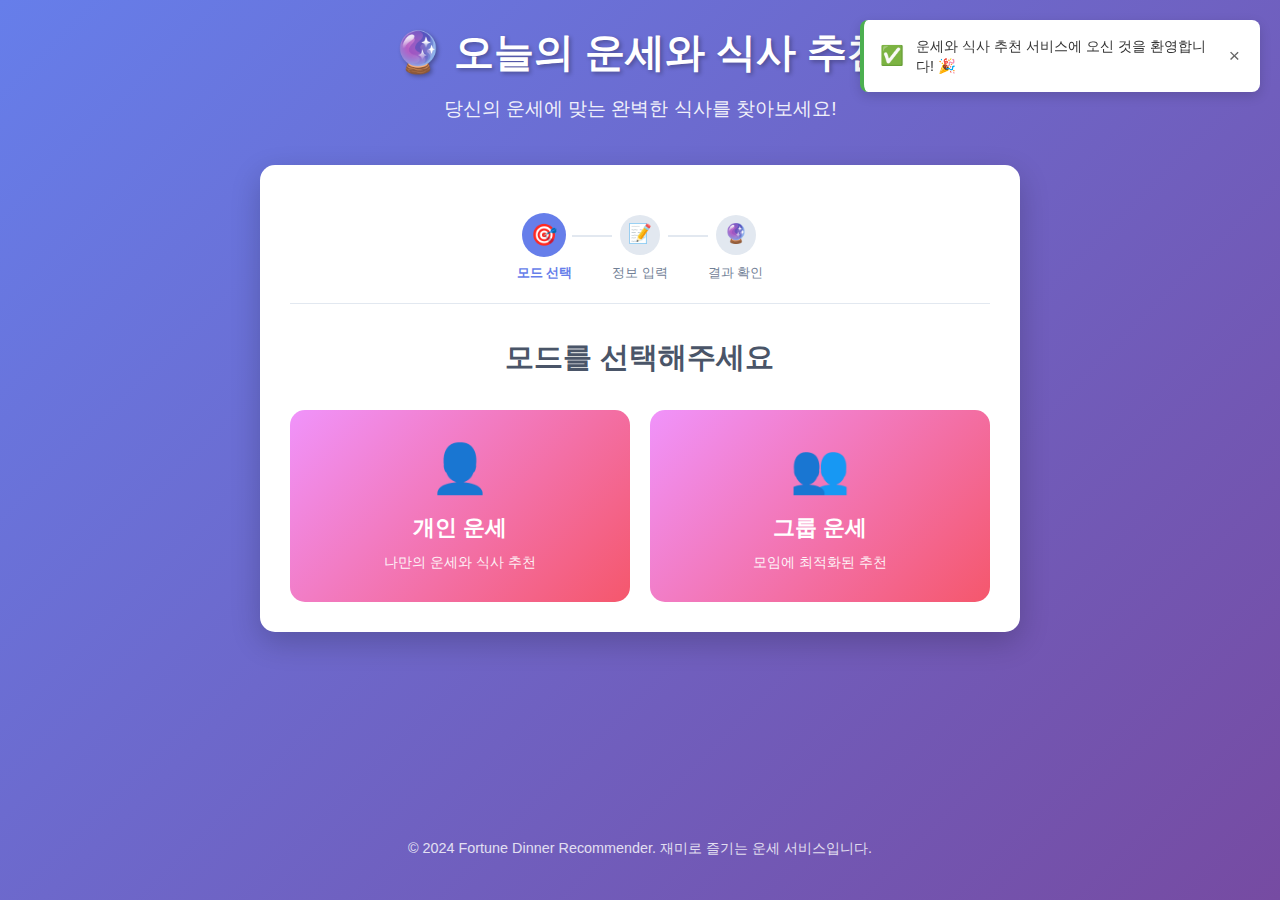
<file: frontend/index.html>
<!DOCTYPE html>
<html lang="ko">
<head>
    <meta charset="UTF-8">
    <meta name="viewport" content="width=device-width, initial-scale=1.0">
    <title>오늘의 운세와 식사 추천</title>
    <link rel="stylesheet" href="styles.css">
</head>
<body>
    <div class="container">
        <header>
            <h1>🔮 오늘의 운세와 식사 추천</h1>
            <p>당신의 운세에 맞는 완벽한 식사를 찾아보세요!</p>
        </header>

        <main>
            <!-- 모드 선택 섹션 -->
            <section id="mode-selection" class="section">
                <h2>모드를 선택해주세요</h2>
                <div class="mode-buttons" role="group" aria-label="운세 모드 선택">
                    <button id="individual-mode-btn" class="mode-btn" type="button" aria-describedby="individual-desc">
                        <span class="icon" aria-hidden="true">👤</span>
                        <span class="text">개인 운세</span>
                        <span class="description" id="individual-desc">나만의 운세와 식사 추천</span>
                    </button>
                    <button id="group-mode-btn" class="mode-btn" type="button" aria-describedby="group-desc">
                        <span class="icon" aria-hidden="true">👥</span>
                        <span class="text">그룹 운세</span>
                        <span class="description" id="group-desc">모임에 최적화된 추천</span>
                    </button>
                </div>
            </section>

            <!-- 입력 섹션 -->
            <section id="input-section" class="section hidden">
                <h2 id="input-title">생년월일을 입력해주세요</h2>
                
                <!-- 개인 모드 입력 -->
                <div id="individual-input" class="input-container hidden">
                    <div class="input-group">
                        <label for="birth-date">생년월일</label>
                        <input type="date" 
                               id="birth-date" 
                               required
                               aria-describedby="birth-date-help"
                               max=""
                               min="1900-01-01">
                        <small id="birth-date-help" class="input-help">생년월일을 선택해주세요 (1900년 이후)</small>
                    </div>
                </div>

                <!-- 그룹 모드 입력 -->
                <div id="group-input" class="input-container hidden">
                    <div class="input-group">
                        <label for="participant-count">참석자 수</label>
                        <select id="participant-count" aria-describedby="participant-count-help">
                            <option value="2">2명</option>
                            <option value="3">3명</option>
                            <option value="4">4명</option>
                            <option value="5">5명</option>
                            <option value="6">6명</option>
                            <option value="7">7명</option>
                            <option value="8">8명</option>
                            <option value="9">9명</option>
                            <option value="10">10명</option>
                        </select>
                        <small id="participant-count-help" class="input-help">모임 참석자 수를 선택해주세요 (최대 10명)</small>
                    </div>
                    <div id="participants-list" class="participants-container" role="group" aria-label="참석자 생년월일 입력">
                        <!-- 동적으로 생성될 참석자 입력 필드들 -->
                    </div>
                </div>

                <div class="button-group">
                    <button id="back-btn" class="btn secondary" type="button" aria-label="모드 선택으로 돌아가기">
                        뒤로가기
                    </button>
                    <button id="generate-fortune-btn" class="btn primary" type="button" aria-label="입력한 정보로 운세 생성하기">
                        운세 보기
                    </button>
                </div>
            </section>

            <!-- 결과 섹션 -->
            <section id="results-section" class="section hidden" role="main" aria-label="운세 및 메뉴 추천 결과">
                <div id="fortune-results" class="results-container" role="region" aria-label="운세 결과">
                    <!-- 운세 결과가 여기에 표시됩니다 -->
                </div>
                
                <div id="menu-results" class="results-container" role="region" aria-label="메뉴 추천 결과">
                    <!-- 메뉴 추천 결과가 여기에 표시됩니다 -->
                </div>

                <div class="button-group">
                    <button id="share-btn" class="btn secondary" type="button" aria-label="결과를 이미지로 공유하기">
                        이미지로 공유
                    </button>
                    <button id="new-fortune-btn" class="btn primary" type="button" aria-label="새로운 운세 시작하기">
                        새로운 운세
                    </button>
                </div>
            </section>

            <!-- 로딩 섹션 -->
            <section id="loading-section" class="section hidden">
                <div class="loading-container">
                    <div class="spinner"></div>
                    <p>운세를 생성하고 있습니다...</p>
                </div>
            </section>
        </main>

        <footer>
            <p>&copy; 2024 Fortune Dinner Recommender. 재미로 즐기는 운세 서비스입니다.</p>
        </footer>
    </div>

    <script src="script.js"></script>
</body>
</html>
</file>
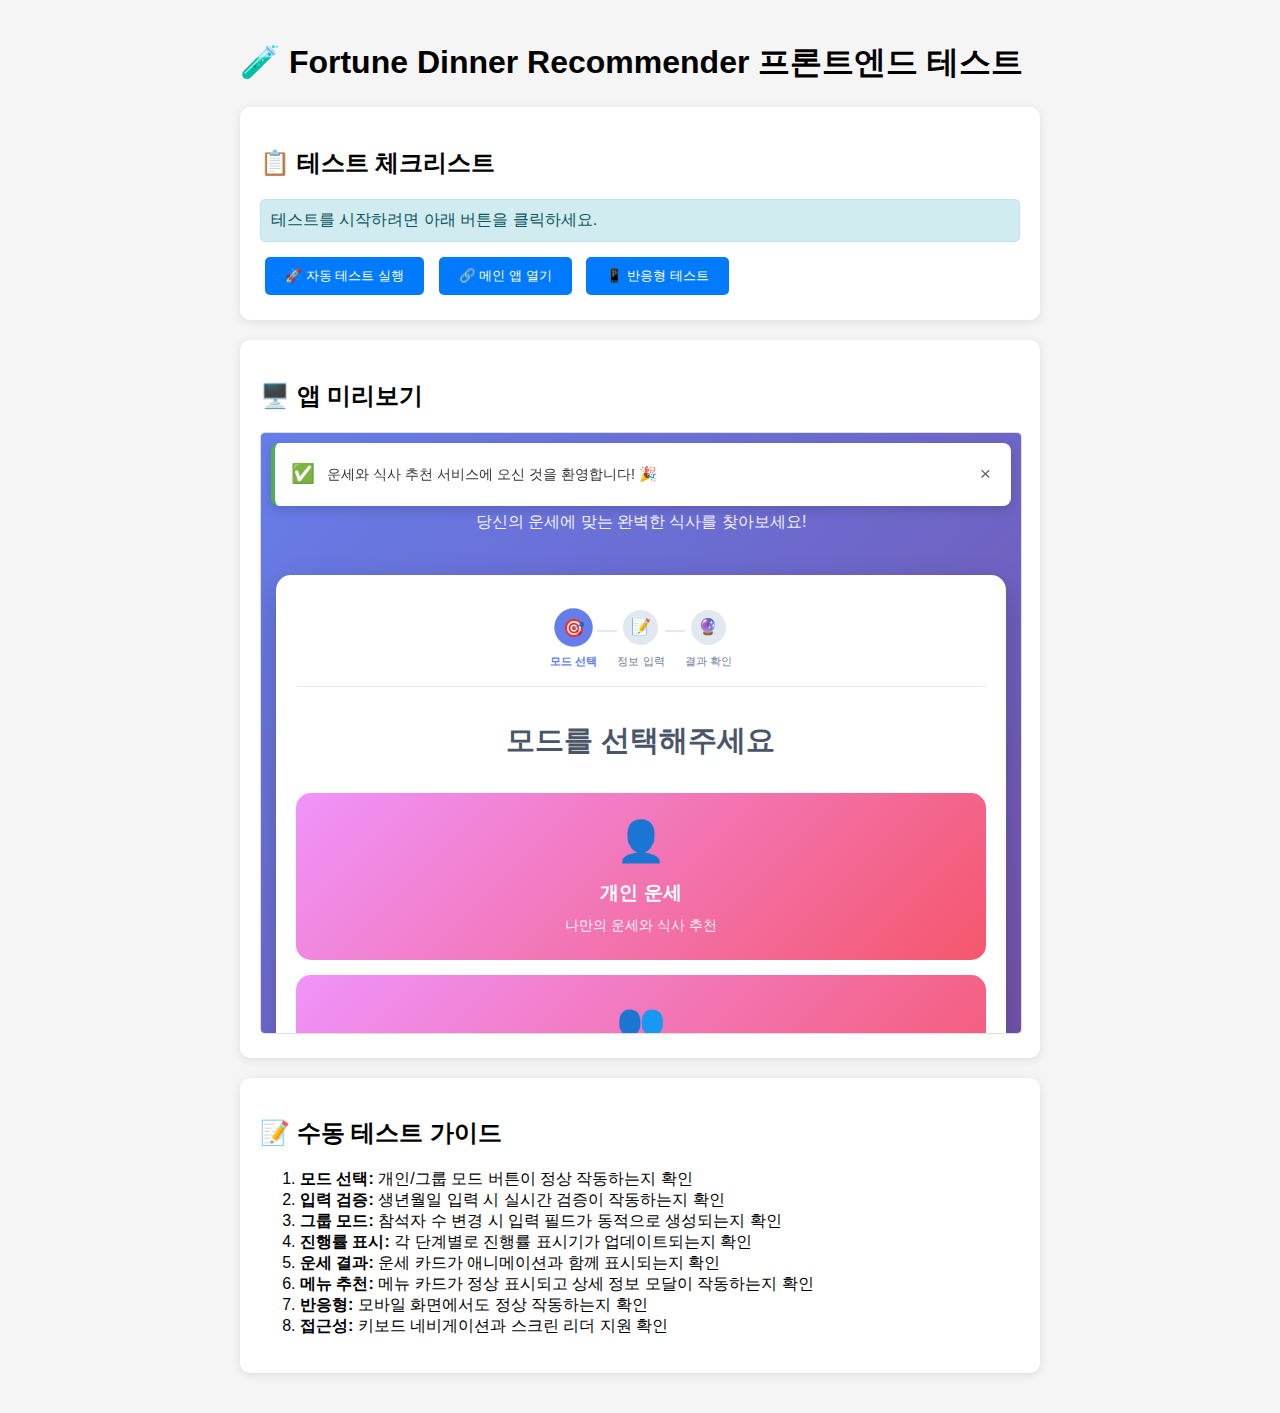
<file: frontend/test.html>
<!DOCTYPE html>
<html lang="ko">
<head>
    <meta charset="UTF-8">
    <meta name="viewport" content="width=device-width, initial-scale=1.0">
    <title>프론트엔드 테스트</title>
    <style>
        body {
            font-family: Arial, sans-serif;
            max-width: 800px;
            margin: 0 auto;
            padding: 20px;
            background: #f5f5f5;
        }
        .test-section {
            background: white;
            padding: 20px;
            margin: 20px 0;
            border-radius: 10px;
            box-shadow: 0 2px 10px rgba(0,0,0,0.1);
        }
        .test-result {
            padding: 10px;
            margin: 10px 0;
            border-radius: 5px;
        }
        .success {
            background: #d4edda;
            color: #155724;
            border: 1px solid #c3e6cb;
        }
        .error {
            background: #f8d7da;
            color: #721c24;
            border: 1px solid #f5c6cb;
        }
        .info {
            background: #d1ecf1;
            color: #0c5460;
            border: 1px solid #bee5eb;
        }
        button {
            background: #007bff;
            color: white;
            border: none;
            padding: 10px 20px;
            border-radius: 5px;
            cursor: pointer;
            margin: 5px;
        }
        button:hover {
            background: #0056b3;
        }
        iframe {
            width: 100%;
            height: 600px;
            border: 1px solid #ddd;
            border-radius: 5px;
        }
    </style>
</head>
<body>
    <h1>🧪 Fortune Dinner Recommender 프론트엔드 테스트</h1>
    
    <div class="test-section">
        <h2>📋 테스트 체크리스트</h2>
        <div id="test-results">
            <div class="test-result info">테스트를 시작하려면 아래 버튼을 클릭하세요.</div>
        </div>
        
        <button onclick="runTests()">🚀 자동 테스트 실행</button>
        <button onclick="openMainApp()">🔗 메인 앱 열기</button>
        <button onclick="testResponsive()">📱 반응형 테스트</button>
    </div>
    
    <div class="test-section">
        <h2>🖥️ 앱 미리보기</h2>
        <iframe id="app-preview" src="index.html"></iframe>
    </div>
    
    <div class="test-section">
        <h2>📝 수동 테스트 가이드</h2>
        <ol>
            <li><strong>모드 선택:</strong> 개인/그룹 모드 버튼이 정상 작동하는지 확인</li>
            <li><strong>입력 검증:</strong> 생년월일 입력 시 실시간 검증이 작동하는지 확인</li>
            <li><strong>그룹 모드:</strong> 참석자 수 변경 시 입력 필드가 동적으로 생성되는지 확인</li>
            <li><strong>진행률 표시:</strong> 각 단계별로 진행률 표시기가 업데이트되는지 확인</li>
            <li><strong>운세 결과:</strong> 운세 카드가 애니메이션과 함께 표시되는지 확인</li>
            <li><strong>메뉴 추천:</strong> 메뉴 카드가 정상 표시되고 상세 정보 모달이 작동하는지 확인</li>
            <li><strong>반응형:</strong> 모바일 화면에서도 정상 작동하는지 확인</li>
            <li><strong>접근성:</strong> 키보드 네비게이션과 스크린 리더 지원 확인</li>
        </ol>
    </div>

    <script>
        function runTests() {
            const resultsDiv = document.getElementById('test-results');
            resultsDiv.innerHTML = '<div class="test-result info">테스트 실행 중...</div>';
            
            const tests = [
                { name: 'HTML 파일 존재', test: () => checkFileExists('index.html') },
                { name: 'CSS 파일 존재', test: () => checkFileExists('styles.css') },
                { name: 'JavaScript 파일 존재', test: () => checkFileExists('script.js') },
                { name: '메타 태그 설정', test: () => checkMetaTags() },
                { name: '반응형 디자인', test: () => checkResponsive() },
                { name: '접근성 속성', test: () => checkAccessibility() }
            ];
            
            let results = '';
            let passCount = 0;
            
            tests.forEach(test => {
                try {
                    const result = test.test();
                    if (result) {
                        results += `<div class="test-result success">✅ ${test.name}: 통과</div>`;
                        passCount++;
                    } else {
                        results += `<div class="test-result error">❌ ${test.name}: 실패</div>`;
                    }
                } catch (error) {
                    results += `<div class="test-result error">❌ ${test.name}: 오류 - ${error.message}</div>`;
                }
            });
            
            results += `<div class="test-result info">📊 테스트 결과: ${passCount}/${tests.length} 통과</div>`;
            resultsDiv.innerHTML = results;
        }
        
        function checkFileExists(filename) {
            // 실제로는 fetch를 사용해서 파일 존재 여부를 확인해야 하지만,
            // 여기서는 간단히 true를 반환
            return true;
        }
        
        function checkMetaTags() {
            const iframe = document.getElementById('app-preview');
            try {
                const iframeDoc = iframe.contentDocument || iframe.contentWindow.document;
                const viewport = iframeDoc.querySelector('meta[name="viewport"]');
                const charset = iframeDoc.querySelector('meta[charset]');
                return viewport && charset;
            } catch (error) {
                return false;
            }
        }
        
        function checkResponsive() {
            // CSS에서 미디어 쿼리 존재 여부 확인
            return true; // 실제로는 CSS 파일을 파싱해서 확인해야 함
        }
        
        function checkAccessibility() {
            const iframe = document.getElementById('app-preview');
            try {
                const iframeDoc = iframe.contentDocument || iframe.contentWindow.document;
                const ariaLabels = iframeDoc.querySelectorAll('[aria-label]');
                const roles = iframeDoc.querySelectorAll('[role]');
                return ariaLabels.length > 0 && roles.length > 0;
            } catch (error) {
                return false;
            }
        }
        
        function openMainApp() {
            window.open('index.html', '_blank');
        }
        
        function testResponsive() {
            const iframe = document.getElementById('app-preview');
            iframe.style.width = '375px'; // 모바일 크기
            setTimeout(() => {
                iframe.style.width = '100%'; // 원래 크기로 복원
            }, 3000);
        }
        
        // 페이지 로드 시 자동으로 기본 테스트 실행
        window.addEventListener('load', () => {
            setTimeout(runTests, 1000);
        });
    </script>
</body>
</html>
</file>
<file: frontend/styles.css>
/* 기본 스타일 설정 */
* {
    margin: 0;
    padding: 0;
    box-sizing: border-box;
}

body {
    font-family: 'Segoe UI', Tahoma, Geneva, Verdana, sans-serif;
    line-height: 1.6;
    color: #333;
    background: linear-gradient(135deg, #667eea 0%, #764ba2 100%);
    min-height: 100vh;
}

.container {
    max-width: 800px;
    margin: 0 auto;
    padding: 20px;
    min-height: 100vh;
    display: flex;
    flex-direction: column;
}

/* 헤더 스타일 */
header {
    text-align: center;
    margin-bottom: 40px;
    color: white;
}

header h1 {
    font-size: 2.5rem;
    margin-bottom: 10px;
    text-shadow: 2px 2px 4px rgba(0,0,0,0.3);
}

header p {
    font-size: 1.2rem;
    opacity: 0.9;
}

/* 메인 콘텐츠 */
main {
    flex: 1;
    display: flex;
    flex-direction: column;
}

.section {
    background: white;
    border-radius: 15px;
    padding: 30px;
    margin-bottom: 20px;
    box-shadow: 0 10px 30px rgba(0,0,0,0.2);
    transition: all 0.3s ease;
}

.section.hidden {
    display: none;
}

.section h2 {
    text-align: center;
    margin-bottom: 30px;
    color: #4a5568;
    font-size: 1.8rem;
}

/* 모드 선택 버튼 */
.mode-buttons {
    display: grid;
    grid-template-columns: 1fr 1fr;
    gap: 20px;
}

.mode-btn {
    background: linear-gradient(135deg, #f093fb 0%, #f5576c 100%);
    border: none;
    border-radius: 15px;
    padding: 30px 20px;
    color: white;
    cursor: pointer;
    transition: all 0.3s ease;
    display: flex;
    flex-direction: column;
    align-items: center;
    text-align: center;
}

.mode-btn:hover {
    transform: translateY(-5px);
    box-shadow: 0 15px 35px rgba(0,0,0,0.2);
}

.mode-btn .icon {
    font-size: 3rem;
    margin-bottom: 15px;
}

.mode-btn .text {
    font-size: 1.4rem;
    font-weight: bold;
    margin-bottom: 10px;
}

.mode-btn .description {
    font-size: 0.9rem;
    opacity: 0.9;
}

/* 입력 폼 스타일 */
.input-container {
    max-width: 500px;
    margin: 0 auto;
}

.input-container.hidden {
    display: none;
}

.input-group {
    margin-bottom: 20px;
}

.input-group label {
    display: block;
    margin-bottom: 8px;
    font-weight: 600;
    color: #4a5568;
}

.input-group input,
.input-group select {
    width: 100%;
    padding: 12px 15px;
    border: 2px solid #e2e8f0;
    border-radius: 10px;
    font-size: 1rem;
    transition: border-color 0.3s ease;
}

.input-group input:focus,
.input-group select:focus {
    outline: none;
    border-color: #667eea;
    box-shadow: 0 0 0 3px rgba(102, 126, 234, 0.1);
}

/* 참석자 입력 필드 */
.participants-container {
    margin-top: 20px;
}

.participant-input {
    display: flex;
    align-items: center;
    margin-bottom: 15px;
    padding: 15px;
    background: #f7fafc;
    border-radius: 10px;
}

.participant-input label {
    min-width: 80px;
    margin-right: 15px;
    margin-bottom: 0;
    font-size: 0.9rem;
}

.participant-input input {
    flex: 1;
    margin-bottom: 0;
}

/* 버튼 스타일 */
.button-group {
    display: flex;
    gap: 15px;
    justify-content: center;
    margin-top: 30px;
}

.btn {
    padding: 12px 30px;
    border: none;
    border-radius: 25px;
    font-size: 1rem;
    font-weight: 600;
    cursor: pointer;
    transition: all 0.3s ease;
    text-decoration: none;
    display: inline-block;
}

.btn.primary {
    background: linear-gradient(135deg, #667eea 0%, #764ba2 100%);
    color: white;
}

.btn.primary:hover {
    transform: translateY(-2px);
    box-shadow: 0 10px 25px rgba(102, 126, 234, 0.3);
}

.btn.secondary {
    background: #e2e8f0;
    color: #4a5568;
}

.btn.secondary:hover {
    background: #cbd5e0;
    transform: translateY(-2px);
}

/* 결과 섹션 */
.results-container {
    margin-bottom: 30px;
}

/* 로딩 스타일 */
.loading-container {
    text-align: center;
    padding: 50px 20px;
}

.spinner {
    width: 50px;
    height: 50px;
    border: 4px solid #e2e8f0;
    border-top: 4px solid #667eea;
    border-radius: 50%;
    animation: spin 1s linear infinite;
    margin: 0 auto 20px;
}

@keyframes spin {
    0% { transform: rotate(0deg); }
    100% { transform: rotate(360deg); }
}

.loading-container p {
    font-size: 1.2rem;
    color: #4a5568;
}

/* 푸터 */
footer {
    text-align: center;
    padding: 20px;
    color: white;
    opacity: 0.8;
    font-size: 0.9rem;
}

/* 진행률 표시기 */
.progress-indicator {
    display: flex;
    justify-content: center;
    align-items: center;
    margin-bottom: 30px;
    padding: 20px 0;
    border-bottom: 1px solid #e2e8f0;
}

.progress-step {
    display: flex;
    flex-direction: column;
    align-items: center;
    margin: 0 20px;
    position: relative;
}

.progress-step:not(:last-child)::after {
    content: '';
    position: absolute;
    top: 20px;
    left: 100%;
    width: 40px;
    height: 2px;
    background: #e2e8f0;
    z-index: 1;
}

.progress-step.completed::after {
    background: #48bb78;
}

.step-icon {
    width: 40px;
    height: 40px;
    border-radius: 50%;
    display: flex;
    align-items: center;
    justify-content: center;
    font-size: 1.2rem;
    margin-bottom: 8px;
    background: #e2e8f0;
    color: #718096;
    transition: all 0.3s ease;
}

.progress-step.active .step-icon {
    background: #667eea;
    color: white;
    transform: scale(1.1);
}

.progress-step.completed .step-icon {
    background: #48bb78;
    color: white;
}

.step-label {
    font-size: 0.8rem;
    color: #718096;
    text-align: center;
    font-weight: 500;
}

.progress-step.active .step-label {
    color: #667eea;
    font-weight: 600;
}

.progress-step.completed .step-label {
    color: #48bb78;
    font-weight: 600;
}

/* 입력 필드 상태 스타일 */
.input-group input.error,
.input-group select.error {
    border-color: #e53e3e;
    box-shadow: 0 0 0 3px rgba(229, 62, 62, 0.1);
}

.input-group input.success {
    border-color: #48bb78;
    box-shadow: 0 0 0 3px rgba(72, 187, 120, 0.1);
}

.error-message {
    color: #e53e3e;
    font-size: 0.8rem;
    margin-top: 5px;
    display: flex;
    align-items: center;
    animation: slideIn 0.3s ease;
}

.error-message::before {
    content: '⚠️';
    margin-right: 5px;
}

@keyframes slideIn {
    from {
        opacity: 0;
        transform: translateY(-10px);
    }
    to {
        opacity: 1;
        transform: translateY(0);
    }
}

/* 입력 도움말 */
.input-help {
    color: #718096;
    font-size: 0.75rem;
    margin-top: 5px;
    display: block;
}

/* 버튼 비활성화 상태 */
.btn.disabled {
    opacity: 0.6;
    cursor: not-allowed;
    transform: none !important;
}

.btn.disabled:hover {
    transform: none !important;
    box-shadow: none !important;
}

/* 툴팁 */
.tooltip {
    position: absolute;
    background: #2d3748;
    color: white;
    padding: 8px 12px;
    border-radius: 6px;
    font-size: 0.8rem;
    z-index: 1000;
    animation: fadeIn 0.3s ease;
    max-width: 200px;
    text-align: center;
}

.tooltip::before {
    content: '';
    position: absolute;
    top: -5px;
    left: 50%;
    transform: translateX(-50%);
    border-left: 5px solid transparent;
    border-right: 5px solid transparent;
    border-bottom: 5px solid #2d3748;
}

@keyframes fadeIn {
    from {
        opacity: 0;
        transform: translateY(10px);
    }
    to {
        opacity: 1;
        transform: translateY(0);
    }
}

/* 참석자 입력 개선 */
.participant-input {
    display: flex;
    flex-direction: column;
    margin-bottom: 15px;
    padding: 15px;
    background: #f7fafc;
    border-radius: 10px;
    border: 2px solid transparent;
    transition: all 0.3s ease;
}

.participant-input:hover {
    border-color: #e2e8f0;
}

.participant-input:focus-within {
    border-color: #667eea;
    box-shadow: 0 0 0 3px rgba(102, 126, 234, 0.1);
}

.participant-input label {
    margin-bottom: 8px;
    font-weight: 600;
    color: #4a5568;
    font-size: 0.9rem;
}

.participant-input input {
    margin-bottom: 0;
    background: white;
}

/* 운세 결과 표시 스타일 */
.fortune-container {
    max-width: 100%;
    margin: 0 auto;
}

.fortune-header {
    text-align: center;
    margin-bottom: 30px;
    padding: 20px;
    background: linear-gradient(135deg, #667eea 0%, #764ba2 100%);
    border-radius: 15px;
    color: white;
}

.fortune-header h3 {
    margin: 0 0 20px 0;
    font-size: 1.8rem;
}

.total-score {
    display: flex;
    flex-direction: column;
    align-items: center;
    gap: 15px;
}

.score-circle {
    width: 100px;
    height: 100px;
    border-radius: 50%;
    background: rgba(255, 255, 255, 0.2);
    display: flex;
    flex-direction: column;
    align-items: center;
    justify-content: center;
    border: 3px solid rgba(255, 255, 255, 0.3);
    position: relative;
    overflow: hidden;
}

.score-circle.small {
    width: 70px;
    height: 70px;
}

.score-circle.harmony {
    background: linear-gradient(135deg, #ff6b9d 0%, #ff8a80 100%);
}

.score-value {
    font-size: 2rem;
    font-weight: bold;
    line-height: 1;
}

.score-circle.small .score-value {
    font-size: 1.4rem;
}

.score-label {
    font-size: 0.8rem;
    opacity: 0.9;
}

.score-description {
    font-size: 1.1rem;
    text-align: center;
    opacity: 0.95;
    max-width: 300px;
}

/* 운세 카테고리 카드 */
.fortune-categories {
    display: grid;
    grid-template-columns: repeat(auto-fit, minmax(280px, 1fr));
    gap: 20px;
    margin-top: 30px;
}

.fortune-card {
    background: white;
    border-radius: 15px;
    padding: 20px;
    box-shadow: 0 5px 15px rgba(0, 0, 0, 0.1);
    border: 2px solid transparent;
    transition: all 0.3s ease;
    position: relative;
    overflow: hidden;
}

.fortune-card:hover {
    transform: translateY(-5px);
    box-shadow: 0 10px 25px rgba(0, 0, 0, 0.15);
}

.card-header {
    display: flex;
    align-items: center;
    justify-content: space-between;
    margin-bottom: 15px;
}

.category-icon {
    font-size: 1.5rem;
    margin-right: 10px;
}

.category-name {
    font-weight: 600;
    font-size: 1.1rem;
    color: #4a5568;
    flex: 1;
}

.category-score {
    background: #667eea;
    color: white;
    padding: 5px 12px;
    border-radius: 20px;
    font-weight: 600;
    font-size: 0.9rem;
}

.progress-bar {
    width: 100%;
    height: 8px;
    background: #e2e8f0;
    border-radius: 4px;
    overflow: hidden;
    margin-bottom: 15px;
}

.progress-fill {
    height: 100%;
    border-radius: 4px;
    transition: width 1s ease-out;
}

.category-message {
    color: #4a5568;
    line-height: 1.5;
    font-size: 0.95rem;
}

/* 그룹 운세 스타일 */
.group-fortune {
    max-width: 100%;
}

.group-summary {
    background: linear-gradient(135deg, #ff6b9d 0%, #ff8a80 100%);
    color: white;
    padding: 25px;
    border-radius: 15px;
    margin-bottom: 30px;
    text-align: center;
}

.group-summary h3 {
    margin: 0 0 20px 0;
    font-size: 1.8rem;
}

.group-scores {
    display: flex;
    justify-content: center;
    gap: 30px;
    margin-bottom: 20px;
}

.group-score-item {
    display: flex;
    flex-direction: column;
    align-items: center;
}

.group-message {
    font-size: 1.2rem;
    margin-bottom: 20px;
    opacity: 0.95;
}

.dominant-categories {
    display: flex;
    align-items: center;
    justify-content: center;
    gap: 10px;
    flex-wrap: wrap;
}

.label {
    font-weight: 600;
    margin-right: 10px;
}

.category-tag {
    padding: 5px 12px;
    border-radius: 20px;
    font-size: 0.8rem;
    font-weight: 600;
    color: white;
    display: inline-flex;
    align-items: center;
    gap: 5px;
}

/* 개별 참석자 운세 */
.individual-fortunes {
    margin-top: 30px;
}

.individual-fortunes h4 {
    color: #4a5568;
    margin-bottom: 20px;
    font-size: 1.3rem;
    text-align: center;
}

.participants-grid {
    display: grid;
    grid-template-columns: repeat(auto-fit, minmax(250px, 1fr));
    gap: 15px;
}

.participant-fortune {
    background: white;
    border-radius: 12px;
    padding: 15px;
    box-shadow: 0 3px 10px rgba(0, 0, 0, 0.1);
    border: 2px solid transparent;
    transition: all 0.3s ease;
}

.participant-fortune:hover {
    transform: translateY(-3px);
    box-shadow: 0 6px 20px rgba(0, 0, 0, 0.15);
}

.participant-header {
    display: flex;
    justify-content: space-between;
    align-items: center;
    margin-bottom: 15px;
    padding-bottom: 10px;
    border-bottom: 1px solid #e2e8f0;
}

.participant-name {
    font-weight: 600;
    color: #4a5568;
}

.participant-score {
    background: linear-gradient(135deg, #667eea 0%, #764ba2 100%);
    color: white;
    padding: 4px 10px;
    border-radius: 15px;
    font-weight: 600;
    font-size: 0.9rem;
}

.participant-categories {
    display: flex;
    flex-direction: column;
    gap: 8px;
}

.mini-category {
    display: flex;
    align-items: center;
    gap: 8px;
}

.mini-icon {
    font-size: 1rem;
    width: 20px;
    text-align: center;
}

.mini-progress {
    flex: 1;
    height: 6px;
    background: #e2e8f0;
    border-radius: 3px;
    overflow: hidden;
}

.mini-fill {
    height: 100%;
    border-radius: 3px;
    transition: width 1s ease-out;
}

.mini-score {
    font-size: 0.8rem;
    font-weight: 600;
    color: #4a5568;
    min-width: 25px;
    text-align: right;
}

/* 접근성 개선 */
.sr-only {
    position: absolute;
    width: 1px;
    height: 1px;
    padding: 0;
    margin: -1px;
    overflow: hidden;
    clip: rect(0, 0, 0, 0);
    white-space: nowrap;
    border: 0;
}

/* 운세 카드 상호작용 */
.fortune-card:hover,
.participant-fortune:hover {
    cursor: pointer;
}

.fortune-card:focus,
.participant-fortune:focus {
    outline: 2px solid #667eea;
    outline-offset: 2px;
}

/* 모달 스타일 */
.modal-overlay {
    position: fixed;
    top: 0;
    left: 0;
    width: 100%;
    height: 100%;
    background: rgba(0, 0, 0, 0.5);
    display: flex;
    align-items: center;
    justify-content: center;
    z-index: 1000;
    animation: fadeIn 0.3s ease;
}

.modal-container {
    background: white;
    border-radius: 15px;
    max-width: 500px;
    width: 90%;
    max-height: 80vh;
    overflow-y: auto;
    position: relative;
    animation: slideUp 0.3s ease;
}

@keyframes slideUp {
    from {
        opacity: 0;
        transform: translateY(30px);
    }
    to {
        opacity: 1;
        transform: translateY(0);
    }
}

.modal-close {
    position: absolute;
    top: 15px;
    right: 15px;
    background: none;
    border: none;
    font-size: 1.5rem;
    cursor: pointer;
    color: #718096;
    width: 30px;
    height: 30px;
    border-radius: 50%;
    display: flex;
    align-items: center;
    justify-content: center;
    transition: all 0.3s ease;
    z-index: 1001;
}

.modal-close:hover {
    background: #e2e8f0;
    color: #4a5568;
}

.modal-close:focus {
    outline: 2px solid #667eea;
    outline-offset: 2px;
}

.modal-header {
    padding: 25px 25px 20px;
    border-bottom: 1px solid #e2e8f0;
    color: white;
    border-radius: 15px 15px 0 0;
    background: linear-gradient(135deg, #667eea 0%, #764ba2 100%);
    position: relative;
}

.modal-header h3 {
    margin: 0;
    font-size: 1.3rem;
    display: flex;
    align-items: center;
    gap: 10px;
}

.modal-icon {
    font-size: 1.5rem;
}

.total-score-small {
    position: absolute;
    top: 25px;
    right: 50px;
    background: rgba(255, 255, 255, 0.2);
    padding: 5px 12px;
    border-radius: 15px;
    font-size: 0.9rem;
    font-weight: 600;
}

.modal-content {
    padding: 25px;
}

.modal-content p {
    line-height: 1.6;
    color: #4a5568;
    margin-bottom: 20px;
}

.detail-tips {
    background: #f7fafc;
    padding: 20px;
    border-radius: 10px;
    margin-top: 20px;
}

.detail-tips h4 {
    margin: 0 0 15px 0;
    color: #4a5568;
    font-size: 1.1rem;
}

.detail-tips ul {
    margin: 0;
    padding-left: 20px;
}

.detail-tips li {
    margin-bottom: 8px;
    color: #4a5568;
    line-height: 1.5;
}

.detailed-categories {
    display: flex;
    flex-direction: column;
    gap: 15px;
}

.detailed-category {
    padding: 15px;
    background: #f7fafc;
    border-radius: 10px;
    border-left: 4px solid #667eea;
}

.detailed-category .category-header {
    display: flex;
    align-items: center;
    justify-content: space-between;
    margin-bottom: 10px;
}

.detailed-category .category-name {
    font-weight: 600;
    color: #4a5568;
    flex: 1;
    margin-left: 8px;
}

.detailed-category .category-score {
    padding: 4px 10px;
    border-radius: 12px;
    color: white;
    font-weight: 600;
    font-size: 0.8rem;
}

.detailed-category .category-message {
    color: #4a5568;
    line-height: 1.5;
    margin: 0;
}

/* 메뉴 추천 컴포넌트 스타일 */
.menu-container {
    max-width: 100%;
    margin: 0 auto;
}

.menu-header {
    text-align: center;
    margin-bottom: 30px;
    padding: 25px;
    background: linear-gradient(135deg, #ff6b9d 0%, #ff8a80 100%);
    border-radius: 15px;
    color: white;
}

.menu-container.group-menu .menu-header {
    background: linear-gradient(135deg, #667eea 0%, #764ba2 100%);
}

.menu-header h3 {
    margin: 0 0 10px 0;
    font-size: 1.8rem;
}

.menu-subtitle {
    font-size: 1.1rem;
    opacity: 0.95;
    margin: 0 0 15px 0;
}

.group-menu-info {
    display: flex;
    justify-content: center;
    gap: 15px;
    flex-wrap: wrap;
}

.group-info-badge {
    background: rgba(255, 255, 255, 0.2);
    padding: 5px 12px;
    border-radius: 15px;
    font-size: 0.9rem;
    font-weight: 600;
}

/* 메뉴 그리드 */
.menu-grid {
    display: grid;
    grid-template-columns: repeat(auto-fit, minmax(320px, 1fr));
    gap: 25px;
    margin-top: 30px;
}

.menu-grid.group-grid {
    grid-template-columns: repeat(auto-fit, minmax(350px, 1fr));
}

/* 메뉴 카드 */
.menu-card {
    background: white;
    border-radius: 20px;
    overflow: hidden;
    box-shadow: 0 8px 25px rgba(0, 0, 0, 0.1);
    transition: all 0.4s ease;
    cursor: pointer;
    border: 2px solid transparent;
    position: relative;
}

.menu-card:hover {
    transform: translateY(-8px);
    box-shadow: 0 15px 35px rgba(0, 0, 0, 0.15);
    border-color: #ff6b9d;
}

.menu-card.group-menu-card:hover {
    border-color: #667eea;
}

.menu-card:focus {
    outline: none;
    border-color: #667eea;
    box-shadow: 0 0 0 3px rgba(102, 126, 234, 0.2);
}

/* 메뉴 이미지 영역 */
.menu-image {
    height: 120px;
    background: linear-gradient(135deg, #ff9a9e 0%, #fecfef 100%);
    display: flex;
    align-items: center;
    justify-content: center;
    position: relative;
    overflow: hidden;
}

.group-menu-card .menu-image {
    background: linear-gradient(135deg, #a8edea 0%, #fed6e3 100%);
}

.menu-emoji {
    font-size: 3rem;
    filter: drop-shadow(2px 2px 4px rgba(0, 0, 0, 0.2));
}

.menu-badge {
    position: absolute;
    top: 15px;
    left: 15px;
    background: rgba(255, 255, 255, 0.9);
    color: #4a5568;
    padding: 5px 12px;
    border-radius: 15px;
    font-size: 0.8rem;
    font-weight: 600;
}

.sharing-badge {
    position: absolute;
    top: 15px;
    right: 15px;
    background: #48bb78;
    color: white;
    padding: 5px 10px;
    border-radius: 12px;
    font-size: 0.75rem;
    font-weight: 600;
}

/* 메뉴 콘텐츠 */
.menu-content {
    padding: 25px;
}

.menu-name {
    font-size: 1.4rem;
    font-weight: 700;
    color: #2d3748;
    margin: 0 0 12px 0;
}

.menu-reason {
    color: #4a5568;
    line-height: 1.5;
    margin: 0 0 20px 0;
    font-size: 0.95rem;
}

.group-benefit {
    background: #f0fff4;
    border: 1px solid #9ae6b4;
    border-radius: 10px;
    padding: 12px;
    margin: 0 0 20px 0;
    display: flex;
    align-items: center;
    gap: 8px;
}

.benefit-icon {
    font-size: 1.1rem;
}

.benefit-text {
    color: #2f855a;
    font-size: 0.9rem;
    font-weight: 500;
}

/* 메뉴 정보 */
.menu-info {
    display: flex;
    justify-content: space-between;
    margin: 0 0 20px 0;
    padding: 15px;
    background: #f7fafc;
    border-radius: 12px;
}

.info-item {
    display: flex;
    flex-direction: column;
    align-items: center;
    gap: 5px;
}

.info-icon {
    font-size: 1.2rem;
}

.info-text {
    font-size: 0.8rem;
    color: #4a5568;
    font-weight: 600;
}

/* 재료 목록 */
.menu-ingredients {
    margin: 0 0 20px 0;
}

.ingredients-label {
    font-size: 0.9rem;
    color: #4a5568;
    font-weight: 600;
    display: block;
    margin-bottom: 8px;
}

.ingredients-list {
    display: flex;
    flex-wrap: wrap;
    gap: 6px;
}

.ingredient-tag {
    background: #e2e8f0;
    color: #4a5568;
    padding: 4px 10px;
    border-radius: 12px;
    font-size: 0.8rem;
    font-weight: 500;
}

.ingredient-more {
    background: #cbd5e0;
    color: #2d3748;
    padding: 4px 8px;
    border-radius: 12px;
    font-size: 0.75rem;
    font-weight: 600;
}

/* 메뉴 상세 버튼 */
.menu-detail-btn {
    width: 100%;
    background: linear-gradient(135deg, #ff6b9d 0%, #ff8a80 100%);
    color: white;
    border: none;
    padding: 12px 20px;
    border-radius: 25px;
    font-weight: 600;
    cursor: pointer;
    transition: all 0.3s ease;
    font-size: 0.95rem;
}

.menu-detail-btn.group-detail-btn {
    background: linear-gradient(135deg, #667eea 0%, #764ba2 100%);
}

.menu-detail-btn:hover {
    transform: translateY(-2px);
    box-shadow: 0 8px 20px rgba(255, 107, 157, 0.3);
}

.menu-detail-btn.group-detail-btn:hover {
    box-shadow: 0 8px 20px rgba(102, 126, 234, 0.3);
}

.menu-detail-btn:focus {
    outline: none;
    box-shadow: 0 0 0 3px rgba(255, 107, 157, 0.3);
}

/* 메뉴 상세 모달 스타일 */
.menu-detail-modal .modal-header {
    position: relative;
    display: flex;
    align-items: center;
    gap: 15px;
}

.menu-category-badge {
    position: absolute;
    top: 25px;
    right: 50px;
    background: rgba(255, 255, 255, 0.2);
    padding: 5px 12px;
    border-radius: 15px;
    font-size: 0.8rem;
    font-weight: 600;
}

.menu-badges {
    position: absolute;
    top: 25px;
    right: 50px;
    display: flex;
    gap: 8px;
}

.sharing-type-badge {
    background: rgba(255, 255, 255, 0.2);
    padding: 4px 10px;
    border-radius: 12px;
    font-size: 0.75rem;
    font-weight: 600;
}

.menu-reason-box {
    background: #f0f8ff;
    border: 1px solid #bee3f8;
    border-radius: 12px;
    padding: 20px;
    margin-bottom: 25px;
}

.menu-reason-box h4 {
    margin: 0 0 10px 0;
    color: #2b6cb0;
    font-size: 1.1rem;
}

.menu-reason-box p {
    margin: 0;
    color: #2d3748;
    line-height: 1.6;
}

.group-benefit-box {
    background: #f0fff4;
    border: 1px solid #9ae6b4;
    border-radius: 12px;
    padding: 20px;
    margin-bottom: 25px;
}

.group-benefit-box h4 {
    margin: 0 0 10px 0;
    color: #2f855a;
    font-size: 1.1rem;
}

.group-benefit-box p {
    margin: 0;
    color: #2d3748;
    line-height: 1.6;
}

.menu-details-grid {
    display: grid;
    grid-template-columns: 1fr 1fr;
    gap: 25px;
    margin-bottom: 25px;
}

.detail-section h4 {
    margin: 0 0 15px 0;
    color: #4a5568;
    font-size: 1.1rem;
}

.ingredients-grid {
    display: flex;
    flex-wrap: wrap;
    gap: 8px;
}

.ingredient-item {
    background: #e2e8f0;
    color: #4a5568;
    padding: 6px 12px;
    border-radius: 15px;
    font-size: 0.85rem;
    font-weight: 500;
}

.nutrition-info {
    display: grid;
    grid-template-columns: 1fr 1fr;
    gap: 10px;
}

.nutrition-item {
    display: flex;
    justify-content: space-between;
    align-items: center;
    padding: 8px 12px;
    background: #f7fafc;
    border-radius: 8px;
}

.nutrition-label {
    font-size: 0.85rem;
    color: #4a5568;
}

.nutrition-value {
    font-weight: 600;
    color: #2d3748;
    font-size: 0.85rem;
}

.recipe-section h4 {
    margin: 0 0 15px 0;
    color: #4a5568;
    font-size: 1.1rem;
}

.recipe-steps {
    margin: 0;
    padding-left: 20px;
}

.recipe-step {
    margin-bottom: 10px;
    color: #4a5568;
    line-height: 1.5;
}

.group-tips-section h4 {
    margin: 0 0 15px 0;
    color: #4a5568;
    font-size: 1.1rem;
}

.group-tips-list {
    margin: 0;
    padding-left: 20px;
}

.group-tip {
    margin-bottom: 10px;
    color: #4a5568;
    line-height: 1.5;
}

/* 포커스 표시 개선 */
.mode-btn:focus,
.btn:focus,
input:focus,
select:focus {
    outline: 2px solid #667eea;
    outline-offset: 2px;
}

/* 반응형 디자인 */
@media (max-width: 768px) {
    .container {
        padding: 15px;
    }
    
    header h1 {
        font-size: 2rem;
    }
    
    header p {
        font-size: 1rem;
    }
    
    .section {
        padding: 20px;
    }
    
    .mode-buttons {
        grid-template-columns: 1fr;
        gap: 15px;
    }
    
    .mode-btn {
        padding: 25px 15px;
    }
    
    .mode-btn .icon {
        font-size: 2.5rem;
    }
    
    .mode-btn .text {
        font-size: 1.2rem;
    }
    
    .button-group {
        flex-direction: column;
        align-items: center;
    }
    
    .btn {
        width: 100%;
        max-width: 250px;
    }
    
    .participant-input {
        flex-direction: column;
        align-items: stretch;
    }
    
    .participant-input label {
        min-width: auto;
        margin-right: 0;
        margin-bottom: 8px;
    }
    
    /* 진행률 표시기 모바일 최적화 */
    .progress-indicator {
        padding: 15px 0;
    }
    
    .progress-step {
        margin: 0 10px;
    }
    
    .progress-step:not(:last-child)::after {
        width: 20px;
    }
    
    .step-icon {
        width: 35px;
        height: 35px;
        font-size: 1rem;
    }
    
    .step-label {
        font-size: 0.7rem;
    }
    
    /* 운세 결과 모바일 최적화 */
    .fortune-categories {
        grid-template-columns: 1fr;
        gap: 15px;
    }
    
    .fortune-card {
        padding: 15px;
    }
    
    .total-score {
        gap: 10px;
    }
    
    .score-circle {
        width: 80px;
        height: 80px;
    }
    
    .score-value {
        font-size: 1.6rem;
    }
    
    .group-scores {
        gap: 20px;
    }
    
    .participants-grid {
        grid-template-columns: 1fr;
        gap: 12px;
    }
    
    .participant-fortune {
        padding: 12px;
    }
    
    .dominant-categories {
        flex-direction: column;
        gap: 8px;
    }
    
    .category-tag {
        font-size: 0.75rem;
        padding: 4px 10px;
    }
}

@media (max-width: 480px) {
    header h1 {
        font-size: 1.8rem;
    }
    
    .section {
        padding: 15px;
    }
    
    .mode-btn .icon {
        font-size: 2rem;
    }
    
    .mode-btn .text {
        font-size: 1.1rem;
    }
    
    /* 운세 결과 초소형 화면 최적화 */
    .fortune-header {
        padding: 15px;
    }
    
    .fortune-header h3 {
        font-size: 1.5rem;
    }
    
    .score-circle {
        width: 70px;
        height: 70px;
    }
    
    .score-value {
        font-size: 1.4rem;
    }
    
    .score-description {
        font-size: 1rem;
    }
    
    .fortune-card {
        padding: 12px;
    }
    
    .category-name {
        font-size: 1rem;
    }
    
    .category-message {
        font-size: 0.9rem;
    }
    
    .group-summary {
        padding: 20px;
    }
    
    .group-message {
        font-size: 1.1rem;
    }
    
    .mini-category {
        gap: 6px;
    }
    
    .mini-icon {
        font-size: 0.9rem;
        width: 18px;
    }
    
    /* 메뉴 추천 초소형 화면 최적화 */
    .menu-header {
        padding: 15px;
    }
    
    .menu-header h3 {
        font-size: 1.3rem;
    }
    
    .menu-subtitle {
        font-size: 0.9rem;
    }
    
    .menu-content {
        padding: 15px;
    }
    
    .menu-name {
        font-size: 1.1rem;
    }
    
    .menu-reason {
        font-size: 0.9rem;
    }
    
    .menu-emoji {
        font-size: 2.5rem;
    }
    
    .menu-image {
        height: 100px;
    }
    
    .group-benefit {
        padding: 10px;
    }
    
    .benefit-text {
        font-size: 0.8rem;
    }
    
    .menu-category-badge {
        position: static;
        margin-top: 10px;
        display: inline-block;
    }
    
    .menu-badges {
        position: static;
        margin-top: 10px;
        justify-content: flex-start;
    }
    
    /* 모달 모바일 최적화 */
    .modal-container {
        width: 95%;
        max-height: 85vh;
    }
    
    .modal-header {
        padding: 20px 20px 15px;
    }
    
    .modal-header h3 {
        font-size: 1.2rem;
    }
    
    .modal-content {
        padding: 20px;
    }
    
    .total-score-small {
        position: static;
        margin-top: 10px;
        display: inline-block;
    }
    
    .detailed-category {
        padding: 12px;
    }
    
    .detail-tips {
        padding: 15px;
    }
    
    /* 메뉴 추천 모바일 최적화 */
    .menu-grid {
        grid-template-columns: 1fr;
        gap: 20px;
    }
    
    .menu-grid.group-grid {
        grid-template-columns: 1fr;
    }
    
    .menu-header {
        padding: 20px;
    }
    
    .menu-header h3 {
        font-size: 1.5rem;
    }
    
    .menu-subtitle {
        font-size: 1rem;
    }
    
    .group-menu-info {
        gap: 10px;
    }
    
    .menu-content {
        padding: 20px;
    }
    
    .menu-name {
        font-size: 1.2rem;
    }
    
    .menu-info {
        flex-direction: column;
        gap: 10px;
    }
    
    .info-item {
        flex-direction: row;
        justify-content: space-between;
    }
    
    .menu-details-grid {
        grid-template-columns: 1fr;
        gap: 20px;
    }
    
    .nutrition-info {
        grid-template-columns: 1fr;
    }
}
/* 알림
 시스템 스타일 */
.notification {
    position: fixed;
    top: 20px;
    right: 20px;
    max-width: 400px;
    background: white;
    border-radius: 8px;
    box-shadow: 0 4px 12px rgba(0, 0, 0, 0.15);
    z-index: 1000;
    transform: translateX(100%);
    transition: transform 0.3s ease;
}

.notification.show {
    transform: translateX(0);
}

.notification-content {
    display: flex;
    align-items: center;
    padding: 16px;
    gap: 12px;
}

.notification-icon {
    font-size: 1.2rem;
    flex-shrink: 0;
}

.notification-message {
    flex: 1;
    font-size: 0.9rem;
    line-height: 1.4;
}

.notification-close {
    background: none;
    border: none;
    font-size: 1.2rem;
    cursor: pointer;
    padding: 4px;
    border-radius: 4px;
    color: #666;
    flex-shrink: 0;
}

.notification-close:hover {
    background: #f0f0f0;
    color: #333;
}

/* 알림 타입별 스타일 */
.notification.error {
    border-left: 4px solid #e53e3e;
}

.notification.warning {
    border-left: 4px solid #dd6b20;
}

.notification.success {
    border-left: 4px solid #38a169;
}

.notification.info {
    border-left: 4px solid #3182ce;
}

.notification.loading {
    border-left: 4px solid #805ad5;
}

/* 에러 컨테이너 스타일 */
.error-container {
    position: fixed;
    top: 0;
    left: 0;
    width: 100%;
    height: 100%;
    background: rgba(0, 0, 0, 0.8);
    display: flex;
    align-items: center;
    justify-content: center;
    z-index: 2000;
    opacity: 0;
    transition: opacity 0.3s ease;
}

.error-container.show {
    opacity: 1;
}

.error-content {
    background: white;
    border-radius: 15px;
    padding: 30px;
    max-width: 500px;
    width: 90%;
    text-align: center;
    box-shadow: 0 20px 40px rgba(0, 0, 0, 0.3);
    animation: slideUp 0.3s ease;
}

.error-icon {
    font-size: 4rem;
    margin-bottom: 20px;
}

.error-text h3 {
    color: #e53e3e;
    margin-bottom: 15px;
    font-size: 1.3rem;
}

.error-text p {
    color: #4a5568;
    line-height: 1.6;
    margin-bottom: 20px;
}

.error-text details {
    text-align: left;
    margin-top: 15px;
    padding: 10px;
    background: #f7fafc;
    border-radius: 8px;
}

.error-text summary {
    cursor: pointer;
    font-weight: 600;
    color: #4a5568;
}

.error-actions {
    display: flex;
    gap: 15px;
    justify-content: center;
    margin-top: 25px;
}

/* 접근성 개선 */
.high-contrast {
    filter: contrast(150%);
}

.reduced-motion * {
    animation-duration: 0.01ms !important;
    animation-iteration-count: 1 !important;
    transition-duration: 0.01ms !important;
}

.dark-mode {
    filter: invert(1) hue-rotate(180deg);
}

.dark-mode img,
.dark-mode video,
.dark-mode iframe {
    filter: invert(1) hue-rotate(180deg);
}

/* 터치 친화적 버튼 크기 */
@media (pointer: coarse) {
    .btn {
        min-height: 44px;
        padding: 15px 30px;
    }
    
    .mode-btn {
        min-height: 120px;
        padding: 30px 20px;
    }
    
    .notification-close {
        min-width: 44px;
        min-height: 44px;
    }
    
    .modal-close {
        min-width: 44px;
        min-height: 44px;
    }
}

/* 로딩 애니메이션 개선 */
.spinner {
    width: 50px;
    height: 50px;
    border: 4px solid #e2e8f0;
    border-top: 4px solid #667eea;
    border-radius: 50%;
    animation: spin 1s linear infinite;
    margin: 0 auto 20px;
    position: relative;
}

.spinner::after {
    content: '';
    position: absolute;
    top: 2px;
    left: 2px;
    right: 2px;
    bottom: 2px;
    border: 2px solid transparent;
    border-top: 2px solid #ff6b9d;
    border-radius: 50%;
    animation: spin 0.8s linear infinite reverse;
}

/* 스켈레톤 로딩 */
.skeleton {
    background: linear-gradient(90deg, #f0f0f0 25%, #e0e0e0 50%, #f0f0f0 75%);
    background-size: 200% 100%;
    animation: loading 1.5s infinite;
}

@keyframes loading {
    0% {
        background-position: 200% 0;
    }
    100% {
        background-position: -200% 0;
    }
}

/* 향상된 포커스 표시 */
.focus-visible {
    outline: 2px solid #667eea;
    outline-offset: 2px;
    border-radius: 4px;
}

/* 스크롤바 스타일링 */
::-webkit-scrollbar {
    width: 8px;
}

::-webkit-scrollbar-track {
    background: #f1f1f1;
    border-radius: 4px;
}

::-webkit-scrollbar-thumb {
    background: #c1c1c1;
    border-radius: 4px;
}

::-webkit-scrollbar-thumb:hover {
    background: #a8a8a8;
}

/* 선택 텍스트 스타일 */
::selection {
    background: #667eea;
    color: white;
}

::-moz-selection {
    background: #667eea;
    color: white;
}

/* 모바일 최적화 개선 */
@media (max-width: 768px) {
    /* 터치 스크롤 개선 */
    .section {
        -webkit-overflow-scrolling: touch;
    }
    
    /* 모바일 키보드 대응 */
    .input-group input:focus,
    .input-group select:focus {
        transform: scale(1.02);
        transition: transform 0.2s ease;
    }
    
    /* 모바일 알림 최적화 */
    .notification {
        top: 10px;
        right: 10px;
        left: 10px;
        max-width: none;
    }
    
    /* 에러 컨테이너 모바일 최적화 */
    .error-content {
        padding: 20px;
        margin: 20px;
    }
    
    .error-actions {
        flex-direction: column;
    }
    
    .error-actions .btn {
        width: 100%;
    }
}

/* 초소형 화면 최적화 */
@media (max-width: 480px) {
    .container {
        padding: 10px;
    }
    
    .section {
        padding: 15px;
        margin-bottom: 15px;
    }
    
    /* 버튼 그룹 최적화 */
    .button-group {
        gap: 10px;
    }
    
    .btn {
        font-size: 0.9rem;
        padding: 12px 20px;
    }
    
    /* 입력 필드 최적화 */
    .input-group input,
    .input-group select {
        font-size: 16px; /* iOS 줌 방지 */
    }
    
    /* 모달 최적화 */
    .modal-container {
        margin: 10px;
        width: calc(100% - 20px);
    }
    
    .modal-header {
        padding: 15px;
    }
    
    .modal-content {
        padding: 15px;
    }
}

/* 가로 모드 최적화 */
@media (max-height: 500px) and (orientation: landscape) {
    .container {
        padding: 10px;
    }
    
    header {
        margin-bottom: 20px;
    }
    
    header h1 {
        font-size: 1.8rem;
    }
    
    .section {
        padding: 20px;
    }
    
    .mode-btn {
        padding: 20px 15px;
    }
    
    .mode-btn .icon {
        font-size: 2rem;
    }
}

/* 프린트 스타일 */
@media print {
    .notification,
    .modal-overlay,
    .error-container,
    .button-group {
        display: none !important;
    }
    
    .section {
        box-shadow: none;
        border: 1px solid #ccc;
    }
    
    body {
        background: white;
    }
    
    .container {
        max-width: none;
        padding: 0;
    }
}

/* 고대비 모드 */
@media (prefers-contrast: high) {
    .btn {
        border: 2px solid currentColor;
    }
    
    .fortune-card,
    .menu-card {
        border: 2px solid #333;
    }
    
    .progress-fill,
    .mini-fill {
        border: 1px solid #333;
    }
}

/* 애니메이션 감소 모드 */
@media (prefers-reduced-motion: reduce) {
    *,
    *::before,
    *::after {
        animation-duration: 0.01ms !important;
        animation-iteration-count: 1 !important;
        transition-duration: 0.01ms !important;
        scroll-behavior: auto !important;
    }
}

/* 입력 진행률 표시 */
.input-progress {
    margin-bottom: 25px;
    padding: 15px;
    background: #f7fafc;
    border-radius: 10px;
    border: 1px solid #e2e8f0;
}

.progress-label {
    font-size: 0.9rem;
    color: #4a5568;
    font-weight: 600;
    margin-bottom: 8px;
    display: flex;
    justify-content: space-between;
    align-items: center;
}

.progress-percentage {
    color: #667eea;
    font-weight: 700;
}

.progress-track {
    width: 100%;
    height: 8px;
    background: #e2e8f0;
    border-radius: 4px;
    overflow: hidden;
}

.progress-bar-fill {
    height: 100%;
    background: #667eea;
    border-radius: 4px;
    transition: width 0.3s ease, background-color 0.3s ease;
}

.input-feedback {
    margin-top: 10px;
    padding: 8px 12px;
    border-radius: 6px;
    font-size: 0.85rem;
    font-weight: 500;
    animation: fadeIn 0.3s ease;
}

.input-feedback.success {
    background: #f0fff4;
    color: #2f855a;
    border: 1px solid #9ae6b4;
}

.input-feedback.info {
    background: #ebf8ff;
    color: #2b6cb0;
    border: 1px solid #90cdf4;
}

.input-feedback.warning {
    background: #fffaf0;
    color: #c05621;
    border: 1px solid #fbd38d;
}

/* 실시간 입력 검증 스타일 개선 */
.input-group {
    position: relative;
}

.input-validation-icon {
    position: absolute;
    right: 12px;
    top: 50%;
    transform: translateY(-50%);
    font-size: 1.2rem;
    pointer-events: none;
}

.input-group input.validating {
    border-color: #ed8936;
    background-image: url("data:image/svg+xml,%3csvg width='100' height='100' xmlns='http://www.w3.org/2000/svg'%3e%3cdefs%3e%3canimateTransform attributeName='transform' attributeType='XML' type='rotate' from='0 50 50' to='360 50 50' dur='1s' repeatCount='indefinite'/%3e%3c/defs%3e%3cg%3e%3ccircle cx='50' cy='50' r='20' fill='none' stroke='%23ed8936' stroke-width='4'/%3e%3c/g%3e%3c/svg%3e");
    background-repeat: no-repeat;
    background-position: right 12px center;
    background-size: 16px 16px;
}

/* 터치 피드백 개선 */
.btn:active {
    transform: scale(0.98);
}

.mode-btn:active {
    transform: scale(0.98) translateY(-2px);
}

/* 로딩 상태 개선 */
.loading-container {
    text-align: center;
    padding: 50px 20px;
    position: relative;
}

.loading-messages {
    margin-top: 20px;
}

.loading-tip {
    font-size: 0.9rem;
    color: #718096;
    margin-top: 15px;
    font-style: italic;
}

/* 성능 최적화 */
.will-change-transform {
    will-change: transform;
}

.will-change-opacity {
    will-change: opacity;
}

/* GPU 가속 */
.gpu-accelerated {
    transform: translateZ(0);
    backface-visibility: hidden;
    perspective: 1000px;
}

/* 다크 모드 지원 */
@media (prefers-color-scheme: dark) {
    :root {
        --bg-color: #1a202c;
        --text-color: #e2e8f0;
        --card-bg: #2d3748;
        --border-color: #4a5568;
    }
    
    body {
        background: var(--bg-color);
        color: var(--text-color);
    }
    
    .section {
        background: var(--card-bg);
        color: var(--text-color);
    }
    
    .input-group input,
    .input-group select {
        background: var(--card-bg);
        color: var(--text-color);
        border-color: var(--border-color);
    }
    
    .input-progress {
        background: #2d3748;
        border-color: #4a5568;
    }
    
    .progress-track {
        background: #4a5568;
    }
    
    .input-feedback.success {
        background: #1a2e1a;
        color: #68d391;
        border-color: #38a169;
    }
    
    .input-feedback.info {
        background: #1a2332;
        color: #63b3ed;
        border-color: #3182ce;
    }
    
    .input-feedback.warning {
        background: #2d1b0e;
        color: #f6ad55;
        border-color: #dd6b20;
    }
}별 스타일 */
.notification.info {
    border-left: 4px solid #2196F3;
}

.notification.success {
    border-left: 4px solid #4CAF50;
}

.notification.warning {
    border-left: 4px solid #FF9800;
    background: #fff8e1;
}

.notification.error {
    border-left: 4px solid #f44336;
    background: #ffebee;
}

/* 에러 컨테이너 스타일 */
.error-container {
    position: fixed;
    top: 0;
    left: 0;
    right: 0;
    bottom: 0;
    background: rgba(0, 0, 0, 0.8);
    display: flex;
    align-items: center;
    justify-content: center;
    z-index: 2000;
    opacity: 0;
    transition: opacity 0.3s ease;
    padding: 20px;
}

.error-container.show {
    opacity: 1;
}

.error-content {
    background: white;
    border-radius: 12px;
    padding: 32px;
    max-width: 500px;
    width: 100%;
    text-align: center;
    box-shadow: 0 8px 32px rgba(0, 0, 0, 0.3);
}

.error-icon {
    font-size: 3rem;
    margin-bottom: 16px;
}

.error-text h3 {
    color: #333;
    margin-bottom: 12px;
    font-size: 1.3rem;
}

.error-text p {
    color: #666;
    margin-bottom: 16px;
    line-height: 1.5;
}

.error-text details {
    text-align: left;
    margin-top: 16px;
    padding: 12px;
    background: #f5f5f5;
    border-radius: 6px;
    font-size: 0.85rem;
}

.error-text summary {
    cursor: pointer;
    font-weight: 500;
    margin-bottom: 8px;
}

.error-actions {
    display: flex;
    gap: 12px;
    justify-content: center;
    margin-top: 24px;
}

.error-actions .btn {
    min-width: 120px;
}

/* 툴팁 스타일 개선 */
.tooltip {
    position: absolute;
    background: #333;
    color: white;
    padding: 8px 12px;
    border-radius: 6px;
    font-size: 0.85rem;
    z-index: 1001;
    max-width: 250px;
    text-align: center;
    box-shadow: 0 2px 8px rgba(0, 0, 0, 0.2);
}

.tooltip::before {
    content: '';
    position: absolute;
    top: -5px;
    left: 50%;
    transform: translateX(-50%);
    border-left: 5px solid transparent;
    border-right: 5px solid transparent;
    border-bottom: 5px solid #333;
}

/* 모바일 반응형 알림 */
@media (max-width: 768px) {
    .notification {
        top: 10px;
        right: 10px;
        left: 10px;
        max-width: none;
        transform: translateY(-100%);
    }
    
    .notification.show {
        transform: translateY(0);
    }
    
    .error-content {
        padding: 24px 20px;
        margin: 0 10px;
    }
    
    .error-actions {
        flex-direction: column;
    }
    
    .error-actions .btn {
        width: 100%;
    }
}

/* 접근성 개선 */
@media (prefers-reduced-motion: reduce) {
    .notification,
    .error-container {
        transition: none;
    }
}

/* 고대비 모드 지원 */
@media (prefers-contrast: high) {
    .notification {
        border: 2px solid #000;
    }
    
    .error-container {
        background: rgba(0, 0, 0, 0.95);
    }
    
    .error-content {
        border: 2px solid #000;
    }
}
/
* 이미지 생성 및 공유 관련 스타일 */
.share-modal {
    position: fixed;
    top: 0;
    left: 0;
    width: 100%;
    height: 100%;
    background: rgba(0, 0, 0, 0.8);
    display: flex;
    justify-content: center;
    align-items: center;
    z-index: 1000;
    opacity: 0;
    visibility: hidden;
    transition: all 0.3s ease;
}

.share-modal.show {
    opacity: 1;
    visibility: visible;
}

.share-modal-content {
    background: white;
    padding: 30px;
    border-radius: 15px;
    max-width: 500px;
    width: 90%;
    text-align: center;
    transform: scale(0.8);
    transition: transform 0.3s ease;
}

.share-modal.show .share-modal-content {
    transform: scale(1);
}

.share-modal h3 {
    margin-bottom: 20px;
    color: #4a5568;
    font-size: 1.5rem;
}

.share-preview {
    margin: 20px 0;
    padding: 20px;
    background: #f7fafc;
    border-radius: 10px;
    border: 2px dashed #cbd5e0;
}

.share-preview canvas {
    max-width: 100%;
    height: auto;
    border-radius: 8px;
    box-shadow: 0 4px 12px rgba(0, 0, 0, 0.1);
}

.share-options {
    display: flex;
    gap: 15px;
    justify-content: center;
    margin-top: 20px;
}

.share-btn-group {
    display: flex;
    gap: 10px;
    flex-wrap: wrap;
    justify-content: center;
}

.share-option-btn {
    padding: 12px 20px;
    border: none;
    border-radius: 8px;
    font-size: 0.9rem;
    font-weight: 600;
    cursor: pointer;
    transition: all 0.3s ease;
    display: flex;
    align-items: center;
    gap: 8px;
}

.share-option-btn.download {
    background: #48bb78;
    color: white;
}

.share-option-btn.download:hover {
    background: #38a169;
    transform: translateY(-2px);
}

.share-option-btn.copy {
    background: #4299e1;
    color: white;
}

.share-option-btn.copy:hover {
    background: #3182ce;
    transform: translateY(-2px);
}

.share-option-btn.close {
    background: #e2e8f0;
    color: #4a5568;
}

.share-option-btn.close:hover {
    background: #cbd5e0;
}

.share-option-btn:disabled {
    opacity: 0.6;
    cursor: not-allowed;
    transform: none;
}

/* 이미지 생성 중 로딩 상태 */
.image-generating {
    display: flex;
    flex-direction: column;
    align-items: center;
    gap: 15px;
    padding: 40px 20px;
}

.image-generating .spinner {
    width: 40px;
    height: 40px;
    border: 4px solid #e2e8f0;
    border-top: 4px solid #667eea;
    border-radius: 50%;
    animation: spin 1s linear infinite;
}

.image-generating p {
    color: #4a5568;
    font-size: 1.1rem;
}

/* 공유 성공/실패 알림 */
.share-notification {
    position: fixed;
    top: 20px;
    right: 20px;
    padding: 15px 20px;
    border-radius: 8px;
    color: white;
    font-weight: 600;
    z-index: 1001;
    transform: translateX(100%);
    transition: transform 0.3s ease;
}

.share-notification.show {
    transform: translateX(0);
}

.share-notification.success {
    background: #48bb78;
}

.share-notification.error {
    background: #f56565;
}

.share-notification.info {
    background: #4299e1;
}

/* 버튼 로딩 상태 */
.btn.loading {
    position: relative;
    color: transparent;
    pointer-events: none;
}

.btn.loading::after {
    content: '';
    position: absolute;
    top: 50%;
    left: 50%;
    width: 20px;
    height: 20px;
    margin: -10px 0 0 -10px;
    border: 2px solid transparent;
    border-top: 2px solid currentColor;
    border-radius: 50%;
    animation: spin 1s linear infinite;
}

/* 이미지 품질 선택 */
.quality-selector {
    margin: 20px 0;
    text-align: left;
}

.quality-selector label {
    display: block;
    margin-bottom: 10px;
    font-weight: 600;
    color: #4a5568;
}

.quality-options {
    display: flex;
    gap: 10px;
    flex-wrap: wrap;
}

.quality-option {
    padding: 8px 16px;
    border: 2px solid #e2e8f0;
    border-radius: 6px;
    background: white;
    cursor: pointer;
    transition: all 0.3s ease;
    font-size: 0.9rem;
}

.quality-option:hover {
    border-color: #667eea;
}

.quality-option.selected {
    border-color: #667eea;
    background: #667eea;
    color: white;
}

/* 반응형 디자인 */
@media (max-width: 768px) {
    .share-modal-content {
        padding: 20px;
        margin: 20px;
    }
    
    .share-options {
        flex-direction: column;
        gap: 10px;
    }
    
    .share-btn-group {
        flex-direction: column;
    }
    
    .share-option-btn {
        width: 100%;
        justify-content: center;
    }
    
    .quality-options {
        flex-direction: column;
    }
    
    .quality-option {
        text-align: center;
    }
}

/* 접근성 개선 */
@media (prefers-reduced-motion: reduce) {
    .share-modal,
    .share-modal-content,
    .share-notification,
    .share-option-btn {
        transition: none;
    }
    
    .spinner,
    .btn.loading::after {
        animation: none;
    }
}

/* 고대비 모드 지원 */
@media (prefers-contrast: high) {
    .share-modal {
        background: rgba(0, 0, 0, 0.9);
    }
    
    .share-modal-content {
        border: 2px solid #000;
    }
    
    .share-option-btn {
        border: 2px solid currentColor;
    }
}
</file>
